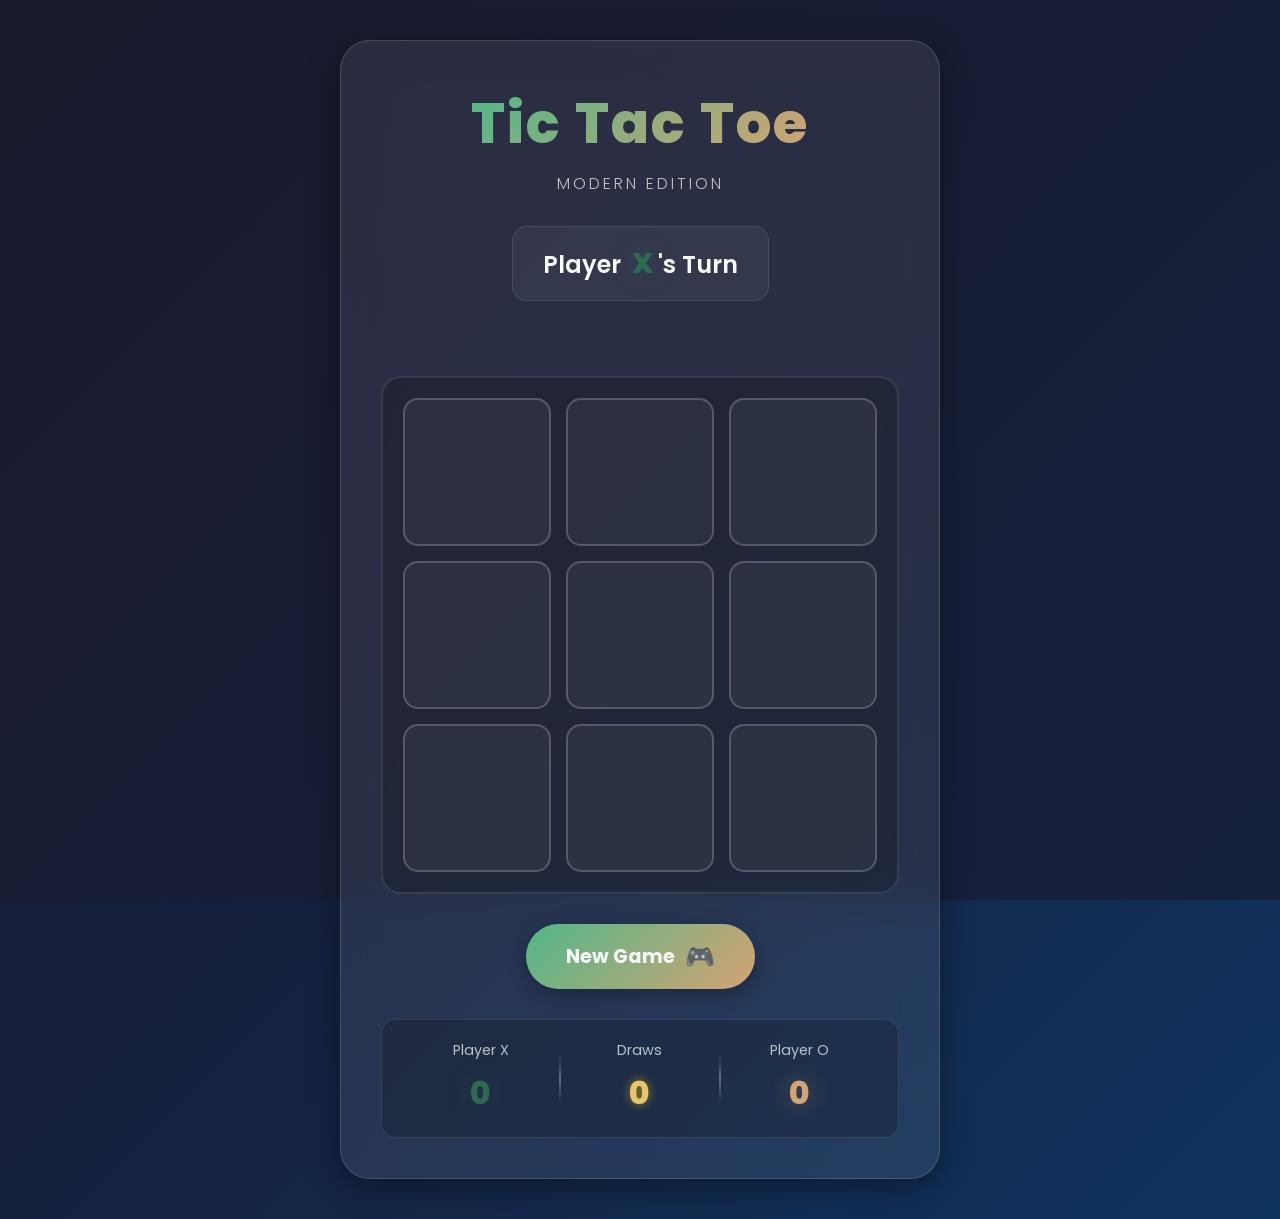
<file: TIC TAC TOE/index.html>
<!DOCTYPE html>
<html lang="en">
<head>
    <meta charset="UTF-8">
    <meta name="viewport" content="width=device-width, initial-scale=1.0">
    <title>Tic Tac Toe - Modern Edition</title>
    <meta name="description" content="Play a beautiful, modern Tic Tac Toe game with stunning animations and effects">
    <link rel="preconnect" href="https://fonts.googleapis.com">
    <link rel="preconnect" href="https://fonts.gstatic.com" crossorigin>
    <link href="https://fonts.googleapis.com/css2?family=Poppins:wght@300;400;600;700;800&display=swap" rel="stylesheet">
    <link rel="stylesheet" href="style.css">
</head>
<body>
    <div class="background-animation"></div>
    
    <div class="container">
        <header>
            <h1 class="game-title">
                <span class="title-gradient">Tic Tac Toe</span>
            </h1>
            <p class="subtitle">Modern Edition</p>
        </header>

        <div class="game-info">
            <div class="player-indicator">
                <div class="current-player" id="currentPlayer">
                    Player <span class="player-mark" id="playerMark">X</span>'s Turn
                </div>
            </div>
            <div class="game-status" id="gameStatus"></div>
        </div>

        <div class="game-board" id="gameBoard">
            <div class="cell" data-index="0"></div>
            <div class="cell" data-index="1"></div>
            <div class="cell" data-index="2"></div>
            <div class="cell" data-index="3"></div>
            <div class="cell" data-index="4"></div>
            <div class="cell" data-index="5"></div>
            <div class="cell" data-index="6"></div>
            <div class="cell" data-index="7"></div>
            <div class="cell" data-index="8"></div>
        </div>

        <div class="controls">
            <button class="reset-btn" id="resetBtn">
                <span class="btn-text">New Game</span>
                <span class="btn-icon">🎮</span>
            </button>
        </div>

        <div class="score-board">
            <div class="score-item">
                <div class="score-label">Player X</div>
                <div class="score-value x-score" id="xScore">0</div>
            </div>
            <div class="score-divider"></div>
            <div class="score-item">
                <div class="score-label">Draws</div>
                <div class="score-value draw-score" id="drawScore">0</div>
            </div>
            <div class="score-divider"></div>
            <div class="score-item">
                <div class="score-label">Player O</div>
                <div class="score-value o-score" id="oScore">0</div>
            </div>
        </div>
    </div>

    <div class="victory-overlay" id="victoryOverlay">
        <div class="victory-content">
            <div class="victory-icon">🎉</div>
            <div class="victory-text" id="victoryText"></div>
            <button class="play-again-btn" id="playAgainBtn">Play Again</button>
        </div>
    </div>

    <script src="script.js"></script>
</body>
</html>
</file>
<file: TIC TAC TOE/style.css>
/* ============================================
   RESET & BASE STYLES
   ============================================ */
* {
    margin: 0;
    padding: 0;
    box-sizing: border-box;
}

:root {
    /* Natural Color Palette */
    --color-x: #2d6a4f;
    /* Forest green */
    --color-o: #d4a373;
    /* Warm terracotta */
    --color-bg-start: #1a1a2e;
    /* Deep navy */
    --color-bg-mid: #16213e;
    /* Midnight blue */
    --color-bg-end: #0f3460;
    /* Ocean blue */
    --color-gold: #e9c46a;
    /* Soft gold */
    --color-white: #f8f9fa;
    /* Soft white */
    --color-glass: rgba(255, 255, 255, 0.08);
    --color-glass-border: rgba(255, 255, 255, 0.15);
    --color-accent: #52b788;
    /* Sage green */

    /* Shadows */
    --shadow-glow-x: 0 0 25px rgba(45, 106, 79, 0.4);
    --shadow-glow-o: 0 0 25px rgba(212, 163, 115, 0.4);
    --shadow-card: 0 8px 32px rgba(0, 0, 0, 0.4);

    /* Transitions */
    --transition-smooth: all 0.3s cubic-bezier(0.4, 0, 0.2, 1);
    --transition-bounce: all 0.5s cubic-bezier(0.68, -0.55, 0.265, 1.55);
}

body {
    font-family: 'Poppins', sans-serif;
    min-height: 100vh;
    display: flex;
    justify-content: center;
    align-items: center;
    background: linear-gradient(135deg, var(--color-bg-start), var(--color-bg-mid), var(--color-bg-end));
    position: relative;
    overflow-x: hidden;
    overflow-y: auto;
    padding: 40px 20px;
}

/* ============================================
   ANIMATED BACKGROUND
   ============================================ */
.background-animation {
    position: fixed;
    top: 0;
    left: 0;
    width: 100%;
    height: 100%;
    z-index: -1;
    background: linear-gradient(135deg,
            #1a1a2e 0%,
            #16213e 25%,
            #0f3460 50%,
            #16213e 75%,
            #1a1a2e 100%);
    background-size: 400% 400%;
    animation: gradientShift 15s ease infinite;
}

@keyframes gradientShift {

    0%,
    100% {
        background-position: 0% 50%;
    }

    50% {
        background-position: 100% 50%;
    }
}

/* ============================================
   CONTAINER & GLASSMORPHISM
   ============================================ */
.container {
    background: var(--color-glass);
    backdrop-filter: blur(20px);
    -webkit-backdrop-filter: blur(20px);
    border: 1px solid var(--color-glass-border);
    border-radius: 30px;
    padding: 40px;
    box-shadow: var(--shadow-card);
    max-width: 600px;
    width: 100%;
    position: relative;
    z-index: 1;
}

/* ============================================
   HEADER & TITLE
   ============================================ */
header {
    text-align: center;
    margin-bottom: 30px;
}

.game-title {
    font-size: 3.5rem;
    font-weight: 800;
    margin-bottom: 5px;
    letter-spacing: 2px;
}

.title-gradient {
    background: linear-gradient(135deg, var(--color-accent), var(--color-o), var(--color-gold));
    background-size: 200% 200%;
    -webkit-background-clip: text;
    -webkit-text-fill-color: transparent;
    background-clip: text;
    animation: gradientShift 8s ease infinite;
}

.subtitle {
    color: rgba(255, 255, 255, 0.7);
    font-size: 1rem;
    font-weight: 300;
    letter-spacing: 3px;
    text-transform: uppercase;
}

/* ============================================
   GAME INFO
   ============================================ */
.game-info {
    margin-bottom: 30px;
}

.player-indicator {
    text-align: center;
    margin-bottom: 15px;
}

.current-player {
    font-size: 1.5rem;
    font-weight: 600;
    color: var(--color-white);
    padding: 15px 30px;
    background: rgba(255, 255, 255, 0.05);
    border-radius: 15px;
    border: 1px solid rgba(255, 255, 255, 0.1);
    display: inline-block;
    animation: pulse 2s ease-in-out infinite;
}

.player-mark {
    font-weight: 800;
    font-size: 1.8rem;
    margin: 0 5px;
}

.player-mark.x-turn {
    color: var(--color-x);
    text-shadow: var(--shadow-glow-x);
}

.player-mark.o-turn {
    color: var(--color-o);
    text-shadow: var(--shadow-glow-o);
}

@keyframes pulse {

    0%,
    100% {
        transform: scale(1);
    }

    50% {
        transform: scale(1.05);
    }
}

.game-status {
    text-align: center;
    font-size: 1.2rem;
    font-weight: 600;
    min-height: 30px;
    color: var(--color-gold);
    text-shadow: 0 0 10px rgba(255, 215, 0, 0.5);
}

/* ============================================
   GAME BOARD
   ============================================ */
.game-board {
    display: grid;
    grid-template-columns: repeat(3, 1fr);
    gap: 15px;
    margin-bottom: 30px;
    padding: 20px;
    background: rgba(0, 0, 0, 0.2);
    border-radius: 20px;
    border: 2px solid rgba(255, 255, 255, 0.1);
}

.cell {
    aspect-ratio: 1;
    background: rgba(255, 255, 255, 0.05);
    border: 2px solid rgba(255, 255, 255, 0.2);
    border-radius: 15px;
    display: flex;
    justify-content: center;
    align-items: center;
    font-size: 4rem;
    font-weight: 800;
    cursor: pointer;
    transition: var(--transition-smooth);
    position: relative;
    overflow: hidden;
}

.cell::before {
    content: '';
    position: absolute;
    top: 0;
    left: 0;
    width: 100%;
    height: 100%;
    background: linear-gradient(135deg, transparent, rgba(255, 255, 255, 0.1));
    opacity: 0;
    transition: var(--transition-smooth);
}

.cell:hover:not(.taken)::before {
    opacity: 1;
}

.cell:hover:not(.taken) {
    transform: scale(1.05);
    border-color: rgba(255, 255, 255, 0.4);
    box-shadow: 0 5px 20px rgba(255, 255, 255, 0.2);
}

.cell:active:not(.taken) {
    transform: scale(0.95);
}

.cell.taken {
    cursor: not-allowed;
}

.cell.x {
    color: var(--color-x);
    text-shadow: var(--shadow-glow-x);
    animation: markAppear 0.4s cubic-bezier(0.68, -0.55, 0.265, 1.55);
}

.cell.o {
    color: var(--color-o);
    text-shadow: var(--shadow-glow-o);
    animation: markAppear 0.4s cubic-bezier(0.68, -0.55, 0.265, 1.55);
}

.cell.winning {
    animation: winningCell 0.6s ease-in-out;
    background: linear-gradient(135deg, rgba(255, 215, 0, 0.3), rgba(255, 215, 0, 0.1));
    border-color: var(--color-gold);
}

@keyframes markAppear {
    0% {
        transform: scale(0) rotate(-180deg);
        opacity: 0;
    }

    100% {
        transform: scale(1) rotate(0deg);
        opacity: 1;
    }
}

@keyframes winningCell {

    0%,
    100% {
        transform: scale(1);
    }

    50% {
        transform: scale(1.1);
    }
}

/* ============================================
   CONTROLS
   ============================================ */
.controls {
    text-align: center;
    margin-bottom: 30px;
}

.reset-btn {
    background: linear-gradient(135deg, var(--color-accent), var(--color-o));
    color: var(--color-white);
    border: none;
    padding: 15px 40px;
    font-size: 1.2rem;
    font-weight: 700;
    border-radius: 50px;
    cursor: pointer;
    transition: var(--transition-smooth);
    box-shadow: 0 5px 20px rgba(0, 0, 0, 0.3);
    font-family: 'Poppins', sans-serif;
    display: inline-flex;
    align-items: center;
    gap: 10px;
    position: relative;
    overflow: hidden;
}

.reset-btn::before {
    content: '';
    position: absolute;
    top: 0;
    left: -100%;
    width: 100%;
    height: 100%;
    background: linear-gradient(90deg, transparent, rgba(255, 255, 255, 0.3), transparent);
    transition: left 0.5s;
}

.reset-btn:hover::before {
    left: 100%;
}

.reset-btn:hover {
    transform: translateY(-3px);
    box-shadow: 0 8px 30px rgba(82, 183, 136, 0.5);
}

.reset-btn:active {
    transform: translateY(-1px);
}

.btn-icon {
    font-size: 1.5rem;
}

/* ============================================
   SCORE BOARD
   ============================================ */
.score-board {
    display: flex;
    justify-content: space-around;
    align-items: center;
    background: rgba(0, 0, 0, 0.2);
    border-radius: 15px;
    padding: 20px;
    border: 1px solid rgba(255, 255, 255, 0.1);
}

.score-item {
    text-align: center;
    flex: 1;
}

.score-label {
    font-size: 0.9rem;
    color: rgba(255, 255, 255, 0.7);
    margin-bottom: 8px;
    font-weight: 400;
}

.score-value {
    font-size: 2rem;
    font-weight: 800;
    color: var(--color-white);
}

.x-score {
    color: var(--color-x);
    text-shadow: var(--shadow-glow-x);
}

.o-score {
    color: var(--color-o);
    text-shadow: var(--shadow-glow-o);
}

.draw-score {
    color: var(--color-gold);
    text-shadow: 0 0 10px rgba(255, 215, 0, 0.5);
}

.score-divider {
    width: 2px;
    height: 50px;
    background: linear-gradient(to bottom, transparent, rgba(255, 255, 255, 0.3), transparent);
}

/* ============================================
   VICTORY OVERLAY
   ============================================ */
.victory-overlay {
    position: fixed;
    top: 0;
    left: 0;
    width: 100%;
    height: 100%;
    background: rgba(0, 0, 0, 0.9);
    backdrop-filter: blur(10px);
    display: flex;
    justify-content: center;
    align-items: center;
    z-index: 1000;
    opacity: 0;
    pointer-events: none;
    transition: opacity 0.3s ease;
}

.victory-overlay.show {
    opacity: 1;
    pointer-events: all;
}

.victory-content {
    text-align: center;
    transform: scale(0.7);
    transition: transform 0.5s cubic-bezier(0.68, -0.55, 0.265, 1.55);
}

.victory-overlay.show .victory-content {
    transform: scale(1);
}

.victory-icon {
    font-size: 8rem;
    margin-bottom: 20px;
    animation: bounce 1s ease-in-out infinite;
}

@keyframes bounce {

    0%,
    100% {
        transform: translateY(0);
    }

    50% {
        transform: translateY(-20px);
    }
}

.victory-text {
    font-size: 3rem;
    font-weight: 800;
    background: linear-gradient(135deg, var(--color-accent), var(--color-o), var(--color-gold));
    background-size: 200% 200%;
    -webkit-background-clip: text;
    -webkit-text-fill-color: transparent;
    background-clip: text;
    animation: gradientShift 3s ease infinite;
    margin-bottom: 30px;
}

.play-again-btn {
    background: linear-gradient(135deg, var(--color-gold), #f4a261);
    color: #1a1a2e;
    border: none;
    padding: 18px 50px;
    font-size: 1.3rem;
    font-weight: 700;
    border-radius: 50px;
    cursor: pointer;
    transition: var(--transition-smooth);
    box-shadow: 0 5px 30px rgba(233, 196, 106, 0.4);
    font-family: 'Poppins', sans-serif;
}

.play-again-btn:hover {
    transform: translateY(-3px) scale(1.05);
    box-shadow: 0 8px 40px rgba(233, 196, 106, 0.6);
}

.play-again-btn:active {
    transform: translateY(-1px) scale(1.02);
}

/* ============================================
   RESPONSIVE DESIGN
   ============================================ */
@media (max-width: 768px) {
    .container {
        padding: 25px;
    }

    .game-title {
        font-size: 2.5rem;
    }

    .current-player {
        font-size: 1.2rem;
        padding: 12px 25px;
    }

    .player-mark {
        font-size: 1.4rem;
    }

    .cell {
        font-size: 3rem;
    }

    .game-board {
        gap: 10px;
        padding: 15px;
    }

    .victory-text {
        font-size: 2rem;
    }

    .victory-icon {
        font-size: 5rem;
    }
}

@media (max-width: 480px) {
    .game-title {
        font-size: 2rem;
    }

    .subtitle {
        font-size: 0.8rem;
    }

    .cell {
        font-size: 2.5rem;
        border-radius: 10px;
    }

    .score-value {
        font-size: 1.5rem;
    }

    .reset-btn {
        padding: 12px 30px;
        font-size: 1rem;
    }
}
</file>
